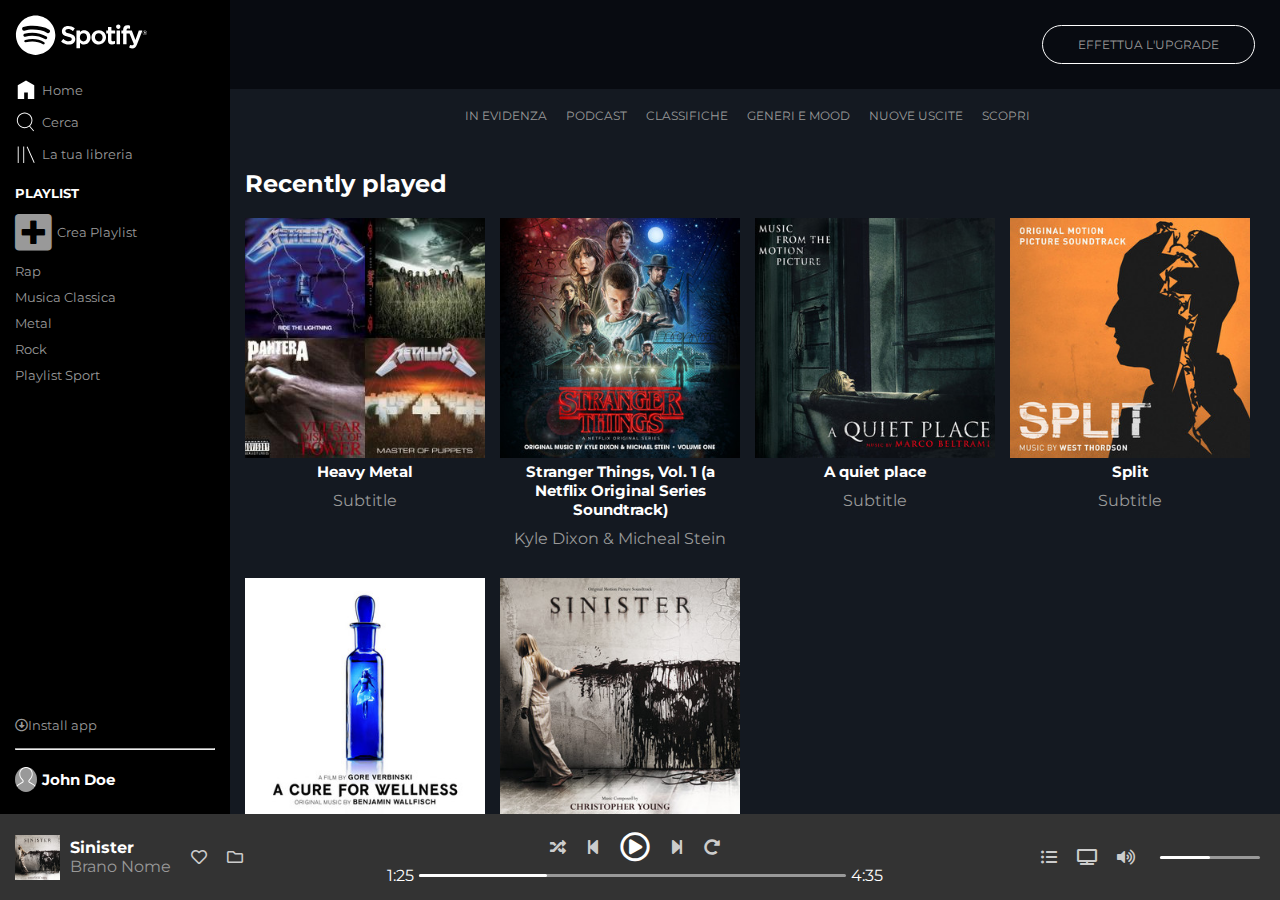
<file: index.html>
<!DOCTYPE html>
<html lang="en">
<head>
    <meta charset="UTF-8">
    <meta name="viewport" content="width=device-width, initial-scale=1.0">
    <!-- link font -->
    <link href="https://fonts.googleapis.com/css?family=Montserrat&display=swap" rel="stylesheet">
    <!-- link cdn -->
    <link rel="stylesheet" href="https://cdnjs.cloudflare.com/ajax/libs/font-awesome/5.12.1/css/all.min.css">
    <!-- title of page -->
    <title>Spotify clone</title>
    <!-- link css -->
    <link rel="stylesheet" href="styles/main.css">
</head>
<body>
    
    <div id="app">
        <!-- Main content -->
        <main id="main-window">
            <!-- Sidebar -->
            <aside id="sidebar">
                <div class="sidebar-top">
                        <a href="#"><img class="logo-large" src="img/logo.svg" alt="Logo-spotify"></a>

                        <ul class="list-sidebar-resp">
                            <li>
                                <a href="#">
                                    <img src="img/logo-small.svg" alt="logo-spotify-small">
                                </a>
                            </li>
                            <li>
                                <a href="">
                                    <img class="active-left" src="img/home.svg" alt="">
                                </a>
                            </li>
                            <li>
                                <a href="">
                                    <img src="img/search.svg" alt="">
                                </a>
                            </li>
                            <li>
                                <a href="">
                                    <img src="img/libreria.svg" alt="">
                                </a>
                            </li>
                        </ul>


                    <ul class="list-sidebar hover-white">
                        <li>
                            <a href="">
                                <img class="active-left" src="img/home.svg" alt="">
                                <span>Home</span>
                            </a>
                        </li>
                        <li>
                            <a href="">
                                <img src="img/search.svg" alt="">
                                <span>Cerca</span>
                            </a>
                        </li>
                        <li>
                            <a href="">
                                <img src="img/libreria.svg" alt="">
                                <span>La tua libreria</span>
                            </a>
                        </li>
                    </ul>

                    <h5>PLAYLIST</h5>

                    <ul class="list-sidebar hover-white">
                        <li>
                            <a href="">
                                <i class="fas fa-plus-square"></i>
                                <span>Crea Playlist</span>
                            </a>
                        </li>
                        <li>
                            <a href="">
                                <span>Rap</span>
                            </a>
                        </li>
                        <li>
                            <a href="">
                                <span>Musica Classica</span>
                            </a>
                        </li>
                        <li>
                            <a href="">
                                <span>Metal</span>
                            </a>
                        </li>
                        <li>
                            <a href="">
                                <span>Rock</span>
                            </a>
                        </li>
                        <li>
                            <a href="">
                                <span>Playlist Sport</span>
                            </a>
                        </li>
                    </ul>

                    </div>

                <div class="sidebar-bottom">
                    <ul class="list-sidebar hover-white">
                        <li>
                            <a href="#">
                                <i class="far fa-arrow-alt-circle-down"></i>
                                <span>Install app</span>
                            </a>
                        </li>
                        <hr>
                        <li>
                            <a href="#">
                                <img src="img/profile.svg" alt="">
                                <span class="id-name">John Doe</span>
                            </a>
                        </li>
                    </ul>
                </div>
            </aside>

            <!-- Content -->
            <div id="content">
                <div class="content-top-bar">
                    <a href="">EFFETTUA L'UPGRADE</a>
                </div>
                <div class="scrollable">
                    <nav class="content-menu">
                        <ul class="list-nav hover-white">
                            <li>
                                <a href="">
                                    <span class="active-bottom">IN EVIDENZA</span>
                                </a>
                            </li>
                            <li>
                                <a href="">
                                    <span>PODCAST</span>
                                </a>
                            </li>
                            <li>
                                <a href="">
                                    <span>CLASSIFICHE</span>
                                </a>
                            </li>
                            <li>
                                <a href="">
                                    <span>GENERI E MOOD</span>
                                </a>
                            </li>
                            <li>
                                <a href="">
                                    <span>NUOVE USCITE</span>
                                </a>
                            </li>
                            <li>
                                <a href="">
                                    <span>SCOPRI</span>
                                </a>
                            </li>
                        </ul>
                    </nav>

                    <section class="content-category">
                        <h2 class="pad-10">Recently played</h2>
                        <div class="albums">
                            <div class="box">
                                <a href="">
                                    <img src="img/metal_lifting.jpg" alt="">
                                    <p class="title-song">Heavy Metal</p>
                                    <p class="subtitle-color">Subtitle</p>
                                </a>
                            </div>

                            <div class="box">
                                <a href="">
                                    <img src="img/stranger.jpeg" alt="">
                                    <p class="title-song">Stranger Things, Vol. 1 (a Netflix Original Series Soundtrack)</p>
                                    <p class="subtitle-color">Kyle Dixon & Micheal Stein</p>
                                </a>
                            </div>

                            <div class="box">
                                <a href="">
                                    <img src="img/aquietplace.jpeg" alt="">
                                    <p class="title-song">A quiet place</p>
                                    <p class="subtitle-color">Subtitle</p>
                                </a>
                            </div>

                            <div class="box">
                                <a href="">
                                    <img src="img/split.jpeg" alt="">
                                    <p class="title-song">Split</p>
                                    <p class="subtitle-color">Subtitle</p>
                                </a>
                            </div>

                            <div class="box">
                                <a href="">
                                    <img src="img/cure.jpeg" alt="">
                                    <p class="title-song">A cure for wellness</p>
                                    <p class="subtitle-color">Subtitle</p>
                                </a>
                            </div>

                            <div class="box">
                                <a href="">
                                    <img src="img/sinister.jpeg" alt="">
                                    <p class="title-song">Sinister</p>
                                    <p class="subtitle-color">Subtitle</p>
                                </a>
                            </div>
                        </div>
                    </section>

                    <section class="content-category">
                        <h2>Creato per John Doe</h2>
                        <p class="subtitle-color">Piu' ascolti, piu' accurati saranno i suggerimenti.</p>
                        <div class="albums">
                            <div class="box">
                                <a href="">
                                    <img src="img/radar.jpeg" alt="">
                                    <p class="title-song">Release Rada</p>
                                </a>
                            </div>

                            <div class="box">
                                <a href="">
                                    <img src="img/mixdaily.jpeg" alt="">
                                    <p class="title-song">Daily Mix 1</p>
                                </a>
                            </div>
                        </div>
                    </section>

                    <section class="content-category">
                        <h2>Artisti piu' Popolari</h2>
                        <p class="subtitle-color">Piu' ascolti, piu' accurati saranno i suggerimenti.</p>
                        <div class="albums">
                            <div class="box">
                                <a href="">
                                    <img class="radius-img" src="img/young.jpeg" alt="">
                                    <p class="title-song">Lana del Rey</p>
                                </a>
                            </div>

                            <div class="box">
                                <a href="">
                                    <img class="radius-img" src="img/einaudi.jpeg" alt="">
                                    <p class="title-song">Ludovico Einaudi</p>
                                </a>
                            </div>
                        </div>
                    </section>
                </div>
            </div>
        </main>

        <!-- Bottom Player -->
        <footer id="player">
            <section class="left-player">
                <img src="img/sinister.jpeg" alt="">
                <ul>
                    <li class="text-w">Sinister</li>
                    <li class="text-g">Brano Nome</li>
                </ul>
                

                <div class="icon-player hover-white">
                    
                    <a href=""><i class="far fa-heart"></i></a>
                    <a href=""><i class="far fa-folder"></i></a>
                   
                </div>
            </section>

            <section class="player-center">
                <ul class="icon-player hover-white">
                    <li>
                        <a href="">
                            <i class="fas fa-random"></i>
                        </a>
                    </li>
                    <li>
                        <a href="">
                            <i class="fas fa-step-backward"></i>
                        </a>
                    </li>
                    <li>
                        <a href="">
                            <i class="far fa-play-circle"></i>
                        </a>
                    </li>
                    <li>
                        <a href="">
                            <i class="fas fa-step-forward"></i>
                        </a>
                    </li>
                    <li>
                        <a href="">
                            <i class="fas fa-redo-alt"></i>
                        </a>
                    </li>
                </ul>

                <div class="central-player-status">
                    <span class="text-w">1:25</span>
                    <div class="status-bar">
                        <div class="status-bar-active">
                            <div class="point-status-bar"></div>
                        </div>
                    </div>
                    <span class="text-w">4:35</span>
                  </div>
            </section>

            <section class="player-right">
                <ul class="icon-player-right icon-player hover-white">
                    <li>
                        <a href="">
                            <i class="fas fa-list-ul text-white"></i>
                        </a>
                    </li>
                    <li>
                        <a href="">
                            <i class="fas fa-tv text-white"></i>
                        </a>
                    </li>
                    <li>
                        <a href="">
                            <i class="fas fa-volume-up text-white"></i>
                        </a>
                    </li>
                    <li>
                        <div class="status-bar status-bar--small">
                            <div class="status-bar-active status-bar-active--small">
                            </div>
                        </div>
                    </li>
                </ul>
                    
            </section>
        </footer>
    </div>

</body>
</html>
</file>
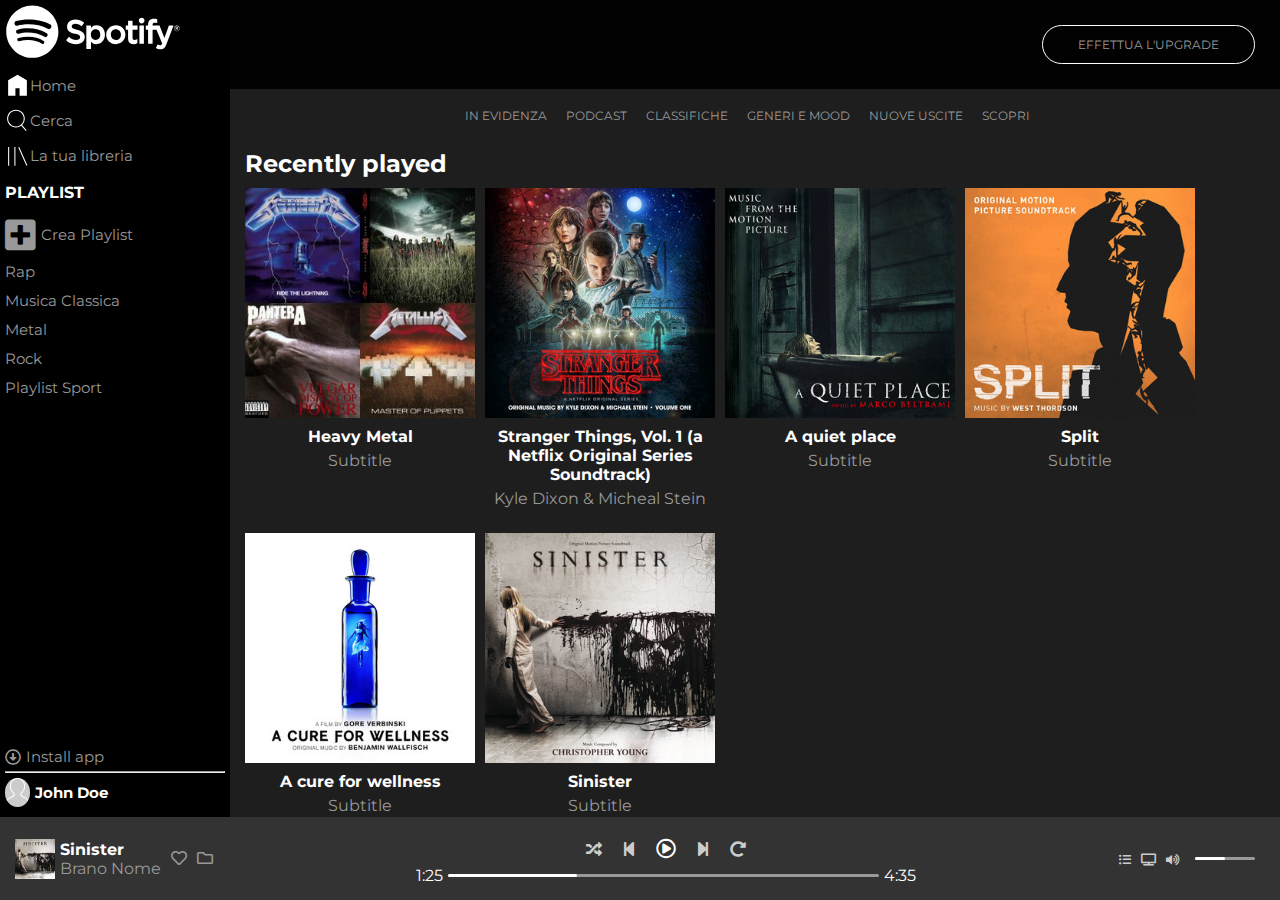
<file: index2.html>
<!DOCTYPE html>
<html lang="en">
<head>
    <meta charset="UTF-8">
    <meta name="viewport" content="width=device-width, initial-scale=1.0">
    <!-- link font -->
    <link href="https://fonts.googleapis.com/css?family=Montserrat&display=swap" rel="stylesheet">
    <!-- link cdn -->
    <link rel="stylesheet" href="https://cdnjs.cloudflare.com/ajax/libs/font-awesome/5.12.1/css/all.min.css">
    <!-- title of page -->
    <title>Spotify clone</title>
    <!-- link css -->
    <link rel="stylesheet" href="styles2/utilities.css">
    <link rel="stylesheet" href="styles2/main.css">
</head>
<body>
    
    <div id="app">
        <!-- Main content -->
        <main id="main-window">
            <!-- Sidebar -->
            <aside id="sidebar">
                    <div class="sidebar-top">
                            <a href="#"><img class="logo-large" src="img/logo.svg" alt="Logo-spotify"></a>
    
                            <ul class="list-sidebar-resp">
                                <li>
                                    <a href="#">
                                        <img src="img/logo-small.svg" alt="logo-spotify-small">
                                    </a>
                                </li>
                                <li>
                                    <a href="">
                                        <img class="active-left" src="img/home.svg" alt="">
                                    </a>
                                </li>
                                <li>
                                    <a href="">
                                        <img src="img/search.svg" alt="">
                                    </a>
                                </li>
                                <li>
                                    <a href="">
                                        <img src="img/libreria.svg" alt="">
                                    </a>
                                </li>
                            </ul>
    
    
                        <ul class="list-sidebar hover-white">
                            <li>
                                <a href="">
                                    <img class="active-left" src="img/home.svg" alt="">
                                    <span>Home</span>
                                </a>
                            </li>
                            <li>
                                <a href="">
                                    <img src="img/search.svg" alt="">
                                    <span>Cerca</span>
                                </a>
                            </li>
                            <li>
                                <a href="">
                                    <img src="img/libreria.svg" alt="">
                                    <span>La tua libreria</span>
                                </a>
                            </li>
                        </ul>
    
                        <h4 class="pad-10">PLAYLIST</h4>
    
                        <ul class="list-sidebar hover-white">
                            <li>
                                <a href="">
                                    <i class="fas fa-plus-square"></i>
                                    <span>Crea Playlist</span>
                                </a>
                            </li>
                            <li>
                                <a href="">
                                    <span>Rap</span>
                                </a>
                            </li>
                            <li>
                                <a href="">
                                    <span>Musica Classica</span>
                                </a>
                            </li>
                            <li>
                                <a href="">
                                    <span>Metal</span>
                                </a>
                            </li>
                            <li>
                                <a href="">
                                    <span>Rock</span>
                                </a>
                            </li>
                            <li>
                                <a href="">
                                    <span>Playlist Sport</span>
                                </a>
                            </li>
                        </ul>
    
                        </div>
    
                    <div class="sidebar-bottom">
                        <ul class="list-sidebar hover-white">
                            <li>
                                <a href="#">
                                    <i class="far fa-arrow-alt-circle-down"></i>
                                    <span>Install app</span>
                                </a>
                            </li>
                            <hr>
                            <li>
                                <a href="#">
                                    <img class="radius-img" src="img/profile.svg" alt="">
                                    <span class="id-name">John Doe</span>
                                </a>
                            </li>
                        </ul>
                    </div>
            </aside>

            <!-- Content -->
            <div id="content">
                    <div class="content-top-bar">
                        <a href="">EFFETTUA L'UPGRADE</a>
                    </div>
                    <div class="scrollable">
                        <ul class="list-nav hover-white">
                            <li>
                                 <a href="">
                                    <span class="active-bottom">IN EVIDENZA</span>
                                </a>
                            </li>
                            <li>
                                <a href="">
                                   <span>PODCAST</span>
                                </a>
                            </li>
                            <li>
                                <a href="">
                                    <span>CLASSIFICHE</span>
                                </a>
                            </li>
                             <li>
                                <a href="">
                                    <span>GENERI E MOOD</span>
                                </a>
                            </li>
                            <li>
                                <a href="">
                                    <span>NUOVE USCITE</span>
                                </a>
                            </li>
                            <li>
                                <a href="">
                                    <span>SCOPRI</span>
                                </a>
                            </li>
                        </ul>

                        <h2 class="pad-10">Recently played</h2>

                    <section class="content-category">
                        
                        <div class="box">
                            <div class="box-logo">
                                <img src="img/metal_lifting.jpg" alt="">
                            </div>
                            <p class="u-text-center u-text-bold">Heavy Metal</p>
                            <p class="u-text-center u-text-g">Subtitle</p>
                        </div>

                        <div class="box">
                            <div class="box-logo">
                                <img src="img/stranger.jpeg" alt="">
                            </div>
                            <p class="u-text-center u-text-bold">Stranger Things, Vol. 1 (a Netflix Original Series Soundtrack)</p>
                            <p class="u-text-center u-text-g">Kyle Dixon & Micheal Stein</p>
                        </div>

                        <div class="box">
                            <div class="box-logo">
                                <img src="img/aquietplace.jpeg" alt="">
                            </div>
                            <p class="u-text-center u-text-bold">A quiet place</p>
                            <p class="u-text-center u-text-g">Subtitle</p>
                        </div>

                        <div class="box">
                            <div class="box-logo">
                                <img src="img/split.jpeg" alt="">
                            </div>
                            <p class="u-text-center u-text-bold">Split</p>
                            <p class="u-text-center u-text-g">Subtitle</p>
                        </div>

                        <div class="box">
                            <div class="box-logo">
                                <img src="img/cure.jpeg" alt="">
                            </div>
                            <p class="u-text-center u-text-bold">A cure for wellness</p>
                            <p class="u-text-center u-text-g">Subtitle</p>
                        </div>

                        <div class="box">
                            <div class="box-logo">
                                <img src="img/sinister.jpeg" alt="">
                            </div>
                            <p class="u-text-center u-text-bold">Sinister</p>
                            <p class="u-text-center u-text-g">Subtitle</p>
                        </div>

                    </section>

                    <h2>Creato per John Doe</h2>
                    <h5 class="u-text-g pad-10">Piu` ascolti, piu` accurati sono i suggerimenti.</h5>
                    <section class="content-category">
                        
                        <div class="box">
                            <div class="box-logo">
                                <img src="img/radar.jpeg" alt="">
                            </div>
                            <p class="u-text-center u-text-bold">Release Radar</p>
                        </div>

                        <div class="box">
                            <div class="box-logo">
                                <img src="img/mixdaily.jpeg" alt="">
                            </div>
                            <p class="u-text-center u-text-bold">Daily Mix 1</p>
                        </div>

                    </section>

                    <h2>Artisti piu' Popolari</h2>
                    <h5 class="u-text-g pad-10">Piu` ascolti, piu` accurati sono i suggerimenti.</h5>
                    <section class="content-category">
                        
                        <div class="box">
                            <div class="box-logo">
                                <img class="radius-img" src="img/young.jpeg" alt="">
                            </div>
                            <p class="u-text-center u-text-bold">Lana del Rey</p>
                        </div>

                        <div class="box">
                            <div class="box-logo">
                                <img class="radius-img" src="img/einaudi.jpeg" alt="">
                            </div>
                            <p class="u-text-center u-text-bold">Ludovico Einaudi</p>
                        </div>

                    </section>
                </div>
            </div>
        </main>

        <!-- Bottom Player -->
        <footer id="player">
            <section id="left-player">
                <img src="img/sinister.jpeg" alt="">
                <ul>
                    <li class="u-text-bold">Sinister</li>
                    <li class="u-text-g">Brano Nome</li>
                </ul>
                

                <div class="icon-left-player hover-white">
                    
                    <a class="u-text-g" href=""><i class="far fa-heart"></i></a>
                    <a class="u-text-g" href=""><i class="far fa-folder"></i></a>
                   
                </div>
 
            </section>

            <section id="center-player">
                <div class="center-player-top">
                    <ul class="icon-player hover-white">
                        <li>
                            <a href="">
                                <i class="fas fa-random"></i>
                            </a>
                        </li>
                        <li>
                            <a href="">
                                <i class="fas fa-step-backward"></i>
                            </a>
                        </li>
                        <li>
                            <a href="">
                                <i class="far fa-play-circle"></i>
                            </a>
                        </li>
                        <li>
                            <a href="">
                                <i class="fas fa-step-forward"></i>
                            </a>
                        </li>
                        <li>
                            <a href="">
                                <i class="fas fa-redo-alt"></i>
                            </a>
                        </li>
                    </ul>
                </div>
                <div class="center-top-bottom">
                    <div class="central-player-status">
                        <span class="text-w">1:25</span>
                        <div class="status-bar">
                            <div class="status-bar-active">
                                <div class="point-status-bar"></div>
                            </div>
                        </div>
                        <span class="text-w">4:35</span>
                      </div>
                </div>

            </section>

            <section id="right-player">
                <ul class="icon-player-right icon-player hover-white">
                    <li>
                        <a href="">
                            <i class="fas fa-list-ul text-white"></i>
                        </a>
                    </li>
                    <li>
                        <a href="">
                            <i class="fas fa-tv text-white"></i>
                        </a>
                    </li>
                    <li>
                        <a href="">
                            <i class="fas fa-volume-up text-white"></i>
                        </a>
                    </li>
                    <li>
                        <div class="status-bar status-bar--small">
                            <div class="status-bar-active status-bar-active--small">
                            </div>
                        </div>
                    </li>
                </ul>
            </section>

        </footer>
    </div>

</body>
</html>
</file>
<file: styles/main.css>
/* GENERAL */
* {
    margin: 0;
    padding: 0;
    box-sizing: border-box;
}

body {
    color: #fff;
    font-family: 'Montserrat', sans-serif;
}

/* UTILITIES */
.list-sidebar-resp{
    display: none;
}

.list-sidebar-resp img{
    height: 25px;
}

.list-sidebar,
.list-sidebar-resp{
    list-style: none;
}

.list-sidebar>li,
.list-sidebar-resp>li{
    padding: 5px 0 5px;
}

.list-sidebar>li>a,
.list-sidebar-resp>li>a{
    text-decoration: none;
    color: #999;
    font-size: 13px;
    display: flex;
    align-items: center;
}



.list-nav{
    list-style: none;
    text-align: center;
}

.list-nav>li{
    margin: 15px 0;
    display: inline-block;
    padding-right: 15px;
}

.list-nav>li>a{
    text-decoration: none;
    color: #999;
    font-size: 12px;
}

.subtitle-color{
    color: #999;
}

.hover-white a:hover{
    color: #fff;
}

.text-w{
    color: #fff;
}

.text-g{
    color: #999;
}


/* LAYOUT */
#app {
    display: flex;
    flex-direction: column;
    height: 100vh;
}

/* MAIN WINDOW */
#main-window {
    flex-grow: 1;
    display: flex;
    background-color: #141921;
}


/* SIDEBAR */
#sidebar {
    flex-basis: 230px; /* larghezza sidebar */
    display: flex;
    flex-direction: column;
    background-color: #000;
    padding: 15px;
}

.sidebar-top {
    flex-grow: 1;
}

#sidebar .logo-large{
    margin-bottom: 15px;
    height: 40px;
}


#sidebar .sidebar-top .list-sidebar img{
    height: 22px;
    margin-right: 5px;
}

#sidebar .sidebar-top .list-sidebar i{
    margin-right: 5px;
}

#sidebar .sidebar-top>h5{
    margin: 15px 0 5px;
}

#sidebar .sidebar-top .list-sidebar>li>a>i{
    font-size: 42px;
}

#sidebar .sidebar-bottom .list-sidebar>hr{
    margin: 10px 0;
}

#sidebar .sidebar-bottom .list-sidebar img{
    height: 25px;
    background-color: #999;
    border: 1px transparent;
    border-radius: 50%;
}

#sidebar .sidebar-bottom .list-sidebar .id-name{
    color: #fff;
    font-size: 15px;
    font-weight: bold;
    margin: 5px;
}

/* CONTENT */
#content {
    position: relative;
    flex-grow: 1;
    background: #000;
}

.content-top-bar {
    position: absolute;
    top: 0;
    left: 0;
    width: 100%;
    background: #080b11;
    z-index: 1;
    display: flex;
    justify-content: flex-end;
}

#content .content-top-bar a{
    text-decoration: none;
    color: #999;
    border: 1px solid #fff;
    font-size: 12px;
    border-radius: 20px;
    padding: 11px 35px;
    margin: 25px;
}

#content .scrollable {
    position: absolute;
    top: 0;
    left: 0;
    width: 100%;
    height: 100%;
    overflow-y: auto;
    padding: 90px 15px 30px;
    background-color: #141921;
}

.albums{
    display: flex;
    flex-wrap: wrap;
}

.content-category {
    padding: 20px 0 10px ;
}

.content-category>h2{
    margin: 10px 15px 10px 0;
}

.box{
    width: 240px;
    max-width: 100%;
    margin: 10px 15px 10px 0;
}

.box>a{
    text-decoration: none;
}

.box>a>img{
    width: 100%;
    object-fit: contain;
}

.content-category .albums .box .title-song{
    color: #fff;
    font-weight: bold;
    font-size: 15px;
}

.content-category .albums .box .title-song,
.content-category .albums .box .subtitle-color{
    text-align: center;
    margin-bottom: 10px;
}

.content-category .subtitle-color{
    margin-bottom: 20px;
}

.box .radius-img{
    border-radius: 50%;
}
/* BOTTOM PLAYER */
#player {
    background: #333;
    display: flex;
    width: 100%;
    justify-content: space-between;
    padding: 15px;
    align-items: center;
}

.left-player {
    display: flex;
    align-items: center;
    flex-basis: 30%
}

.left-player * {
   margin-right: 10px;
}

.left-player img {
    width: 45px;
    height: 45px;
}

#player .left-player ul{
    list-style: none;
}

#player .left-player ul li:first-child{
    font-weight: bold;
}

.icon-player{
    display: flex;
    align-items: center;
    justify-content: center;
}

.icon-player li{
    list-style: none;
    display: inline-block;
    margin-right: 20px;
}

.icon-player li:last-child {
    margin-right: 0;
}

.icon-player a{
    text-decoration: none;
    color: #ccc;
}

#player .player-center{
    display: flex;
    flex-basis: 40%;
    flex-direction: column;
    justify-content: center;
}

.player-center .icon-player li:nth-child(3) a{
    font-size: 30px;
    color: #fff;
}

.player-center .icon-player li a{
    margin-right: 0;
}

.central-player-status{
    display: flex;
    align-items: center;
    justify-content: center;
}

.status-bar{
    display: flex;
    height: 3px;
    background-color: #999;
    border-radius: 16px;
    margin: 0 5px;
    width: 90%;
    max-width: 100%;
    
}

.status-bar-active{
    width: 30%;
    height: 3px;
    background-color: #fff;
    border-radius: 16px;
}

/* .point-status-bar{
    border: 1px solid #fff;
    border-radius: 50%;
} */

/* .central-player-status span{
    display: block;
    margin-right: 5px;
} */

.icon-player-right{
    display: flex;
    align-items: center;
}

.player-right {
    display: flex;
    justify-content: flex-end;
    flex-basis: 30%;
    margin-left: 10px;
}

.player-right .icon-player-right li:last-child{
    margin: 0;
}

.status-bar.status-bar--small{
    width: 100px;
}

.status-bar-active.status-bar-active--small{
    width: 50%;
}
    


/* Responsive */
@media (min-width: 768px) and (max-width: 1024px){
    .box{
        width: 170px;
    }
}

@media (max-width: 768px) {

    #sidebar{
        flex-basis: 50px;
    }

    #sidebar .logo-large{
        display: none;
    }

    #sidebar .list-sidebar{
        display: none;
    }

    #sidebar h5{
        display: none;
    }

    .list-sidebar-resp{
        display: block;
    }

    .sidebar-top{
        flex-grow:0;
    }

    .box{
        width: 242px;
    }

    .box:nth-of-type(2){
        margin-right: 0;
    }

    #player .left-player ul {
        margin-right: 0;
    }

    .left-player {
        display: flex;
        align-items: center;
        flex-basis: 25%;
    }
    
    .left-player img {
        width: 40px;
    }

    .left-player .icon-player{
        display: flex;
        flex-direction: column;
        margin-right: 5px;
        font-size: 15px;
    }

    .player-center .icon-player{
        font-size: 15px;
    }

    .player-center .icon-player li:nth-child(3) a{
        font-size: 25px;
        color: #fff;
    }

    .player-right{
        flex-basis: 25%;
    }

    .player-right .icon-player{
        font-size: 12px;
        margin-left:5px;
    }
}
</file>
<file: styles2/utilities.css>
* {
    margin: 0;
    padding: 0;
    box-sizing: border-box;
}

body {
    color: #fff;
    font-family: 'Montserrat', sans-serif;
}

p{
    margin: 5px 0;
}

a {
    text-decoration: none;
    color: #fff;
}

li {
    list-style: none;
}

.pad-10{
    padding: 10px 0;
}

.u-text-w{
    color: #fff;
}

.u-text-g{
    color: #999;
}

.hover-white a:hover{
    color: #fff;
}

.radius-img{
    border-radius: 50%;
}

.u-text-center{
    text-align: center;
}

.u-text-bold{
    font-weight: bold;
}

.icon-player{
    display: flex;
    align-items: center;
    justify-content: center;
    margin: 5px;
}

.icon-player li{
    list-style: none;
    margin-right: 20px;
}

.icon-player a{
    text-decoration: none;
    color: #ccc;
}
</file>
<file: styles2/main.css>
/* LAYOUT */
#app {
    display: flex;
    flex-direction: column;
    height: 100vh;
}

/* MAIN WINDOW */
#main-window {
    flex-grow: 1;
    display: flex;
    background-color: #141921;
}

/* STYLE LIST */
.sidebar-top .list-sidebar,
.logo-large,
.sidebar-bottom,
.sidebar-top h4{
    display: none;
}

.list-sidebar img{
    width: 25px;

}

.list-sidebar-resp img{
    height: 25px;
}


.list-sidebar>li,
.list-sidebar-resp>li{
    padding: 5px 0 5px;
}

.list-sidebar>li>a,
.list-sidebar-resp>li>a{
    color: #999;
    font-size: 13px;
    display: flex;
    align-items: center;
}

.sidebar-top .list-sidebar>li>a>i{
    font-size: 35px;
    padding-right: 5px;
}

.sidebar-bottom .list-sidebar .id-name{
    color: #fff;
    font-size: 15px;
    font-weight: bold;
    margin: 5px;
}

.list-nav{
    text-align: center;
}

.list-nav>li{
    margin: 15px 0;
    display: inline-block;
    padding-right: 15px;
}

.list-nav>li>a{
    color: #999;
    font-size: 12px;
}

/* END STYLE LIST */

/* SIDEBAR */
#sidebar{
    flex-basis: 40px;
    display: flex;
    flex-direction: column;
    background-color: #000;
    padding: 5px;
}

.sidebar-top {
    flex-grow: 1;
}

.logo-large{
    width: 80%;
    padding-bottom: 10px;
}

.sidebar-bottom img{
    background-color: #ccc;
}

.sidebar-bottom i{
    font-size: 16px;
    padding-right: 5px;
}

/* CONTENT */
#content {
    position: relative;
    flex-grow: 1;
    background: #000;
}

.content-top-bar {
    position: absolute;
    top: 0;
    left: 0;
    width: 100%;
    background: #000000ea;
    z-index: 1;
    display: flex;
    justify-content: flex-end;
}

#content .content-top-bar a{
    text-decoration: none;
    color: #999;
    border: 1px solid #fff;
    font-size: 12px;
    border-radius: 20px;
    padding: 11px 35px;
    margin: 25px;
}

#content .scrollable {
    position: absolute;
    top: 0;
    left: 0;
    width: 100%;
    height: 100%;
    overflow-y: auto;
    padding: 90px 15px 30px;
    background-color: rgba(204, 204, 204, 0.144);
}

.content-category{
    display: flex;
    flex-wrap: wrap;
}

.box{
    width: 230px;
    margin-right: 10px;
    margin-bottom: 20px;
}

.box-logo img{
    width: 100%;
}

/* BOTTOM PLAYER */

#player {
    background: #333;
    display: flex;
    width: 100%;
    justify-content: space-between;
    padding: 15px;
    align-items: center;
}

#left-player {
    display: flex;
    align-items: center;
}

#left-player img{
    width: 40px;
    margin-right: 5px;
    max-width: 25%;
}

#center-player{
    display: flex;
    flex-direction: column;
    justify-content: center;
    width: 40%;
}

#center-player .icon-player li:last-child {
    margin-right: 0;
}

#center-player .icon-player li:nth-child(3) a{
    font-size: 30px;
    color: #fff;
}

.central-player-status{
    display: flex;
    align-items: center;
    justify-content: center;
    width: 100%;
}

.status-bar{
    display: flex;
    height: 3px;
    background-color: #999;
    border-radius: 16px;
    margin: 0 5px;
    width: 100%;
    max-width: 100%;
    
}

.status-bar-active{
    width: 30%;
    height: 3px;
    background-color: #fff;
    border-radius: 16px;
}


#right-player {
    display: flex;
    justify-content: flex-end;
}


#right-player .icon-player-right li:last-child{
    margin: 0;
}

.status-bar.status-bar--small{
    width: 100px;
}

.status-bar-active.status-bar-active--small{
    width: 50%;
}


/* respo */

@media (min-width: 576px){

    .box:nth-of-type(2n) {
        margin-right: 0;
    }

    .icon-left-player{
        display: flex;
        flex-direction: column;
        padding-left:5px ;
    }

    #center-player .icon-player li:nth-child(3) a{
        font-size: 20px;
        color: #fff;
    }

    .icon-player-right li a{
        font-size: 12px;
    }

    .icon-player-right li{
        margin-right: 10px;
    }

    .status-bar.status-bar--small{
        width: 60px;
    }
}

@media (min-width:768px){

    .box{
        width: 230px;
    }

    .box:nth-of-type(2n) {
        margin-right: 10px;
    }

    .box:nth-of-type(3n) {
        margin-right: 0;
    }

    .icon-left-player{
        flex-direction: row;
    }

    .icon-left-player a{
        margin: 0 5px;
    }
}

@media (min-width:992px){

    #sidebar {
        flex-basis: 230px;
    }

    .sidebar-top .list-sidebar,
    .logo-large,
    .sidebar-bottom,
    .sidebar-top h4{
        display: block;
    }

    .list-sidebar>li>a{
        font-size: 15px;
    }

    .list-sidebar-resp{
        display: none;
    }

    .box:nth-of-type(2n) {
        margin-right: 10px;
    }

    .box:nth-of-type(3n) {
        margin-right: 10px;
    }

    .box:nth-of-type(4n) {
        margin-right: 0px;
    }

}


@media (min-width:1200px){

    .box:nth-of-type(2n) {
        margin-right: 10px;
    }

    .box:nth-of-type(3n) {
        margin-right: 10px;
    }

    .box:nth-of-type(4n) {
        margin-right: 10px;
    }

}
</file>
